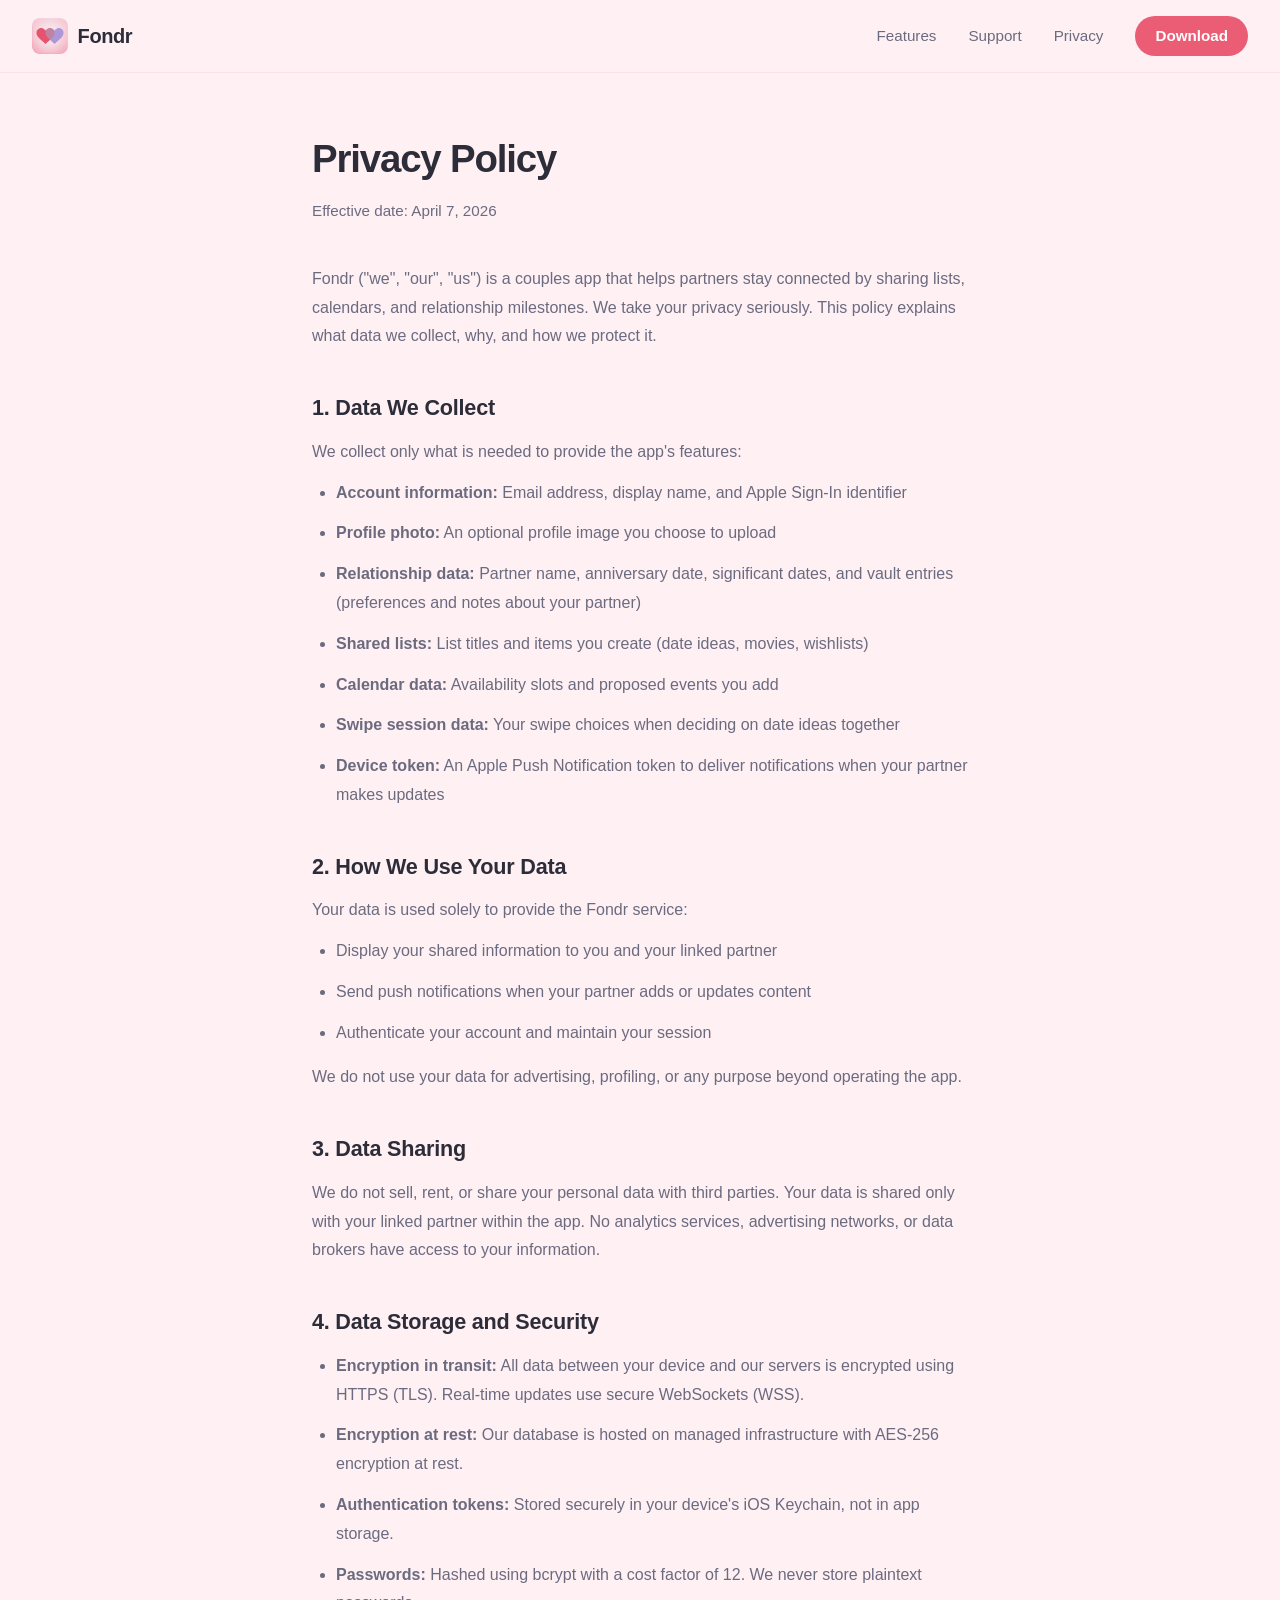
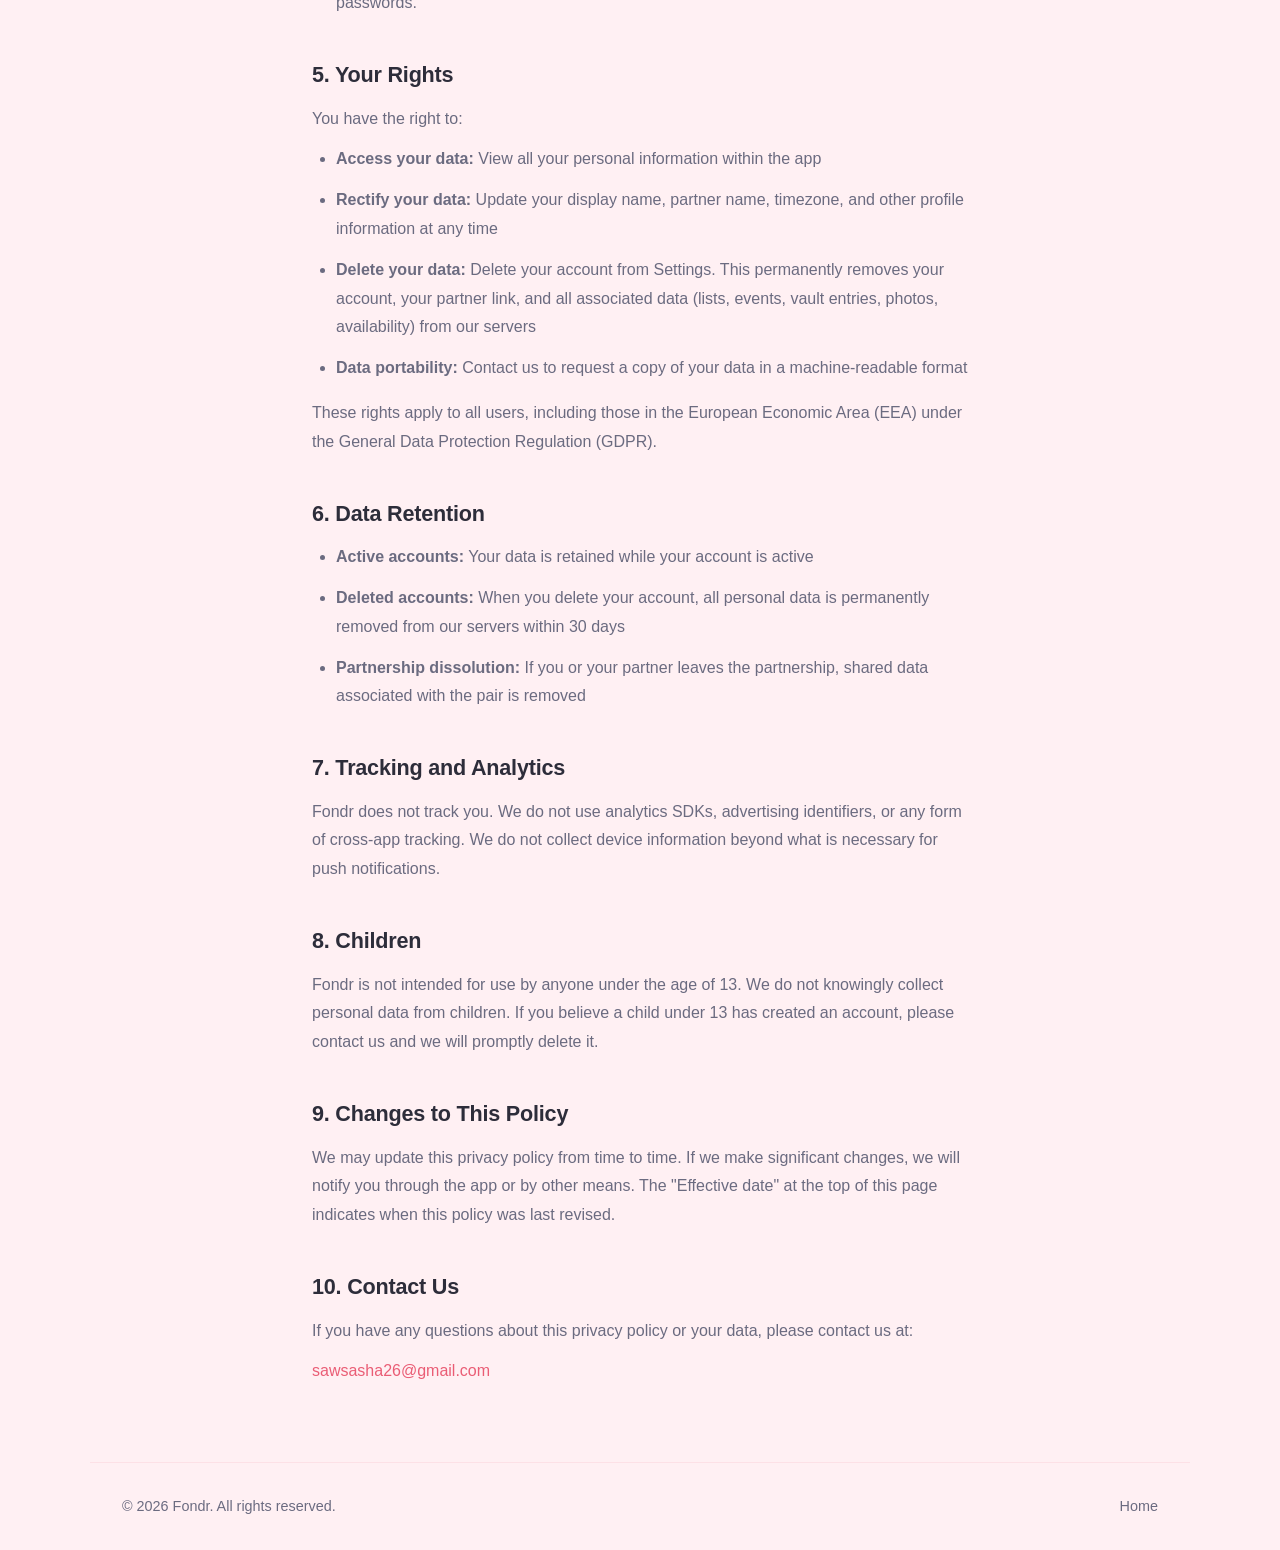
<file: privacy.html>
<!DOCTYPE html>
<html lang="en">
<head>
    <meta charset="UTF-8">
    <meta name="viewport" content="width=device-width, initial-scale=1.0">
    <title>Privacy Policy — Fondr</title>
    <link rel="stylesheet" href="style.css">
    <link rel="icon" href="Fondr-Icon.jpg" type="image/jpeg">
</head>
<body>

<nav>
    <a href="index.html" class="nav-brand">
        <img src="Fondr-Icon.jpg" alt="Fondr">
        <span>Fondr</span>
    </a>
    <div class="nav-links">
        <a href="index.html#features">Features</a>
        <a href="support.html">Support</a>
        <a href="privacy.html">Privacy</a>
        <a href="index.html#download" class="nav-cta">Download</a>
    </div>
</nav>

<div class="privacy">
    <h1>Privacy Policy</h1>
    <p class="effective-date">Effective date: April 7, 2026</p>

    <p>Fondr ("we", "our", "us") is a couples app that helps partners stay connected by sharing lists, calendars, and relationship milestones. We take your privacy seriously. This policy explains what data we collect, why, and how we protect it.</p>

    <h2>1. Data We Collect</h2>
    <p>We collect only what is needed to provide the app's features:</p>
    <ul>
        <li><strong>Account information:</strong> Email address, display name, and Apple Sign-In identifier</li>
        <li><strong>Profile photo:</strong> An optional profile image you choose to upload</li>
        <li><strong>Relationship data:</strong> Partner name, anniversary date, significant dates, and vault entries (preferences and notes about your partner)</li>
        <li><strong>Shared lists:</strong> List titles and items you create (date ideas, movies, wishlists)</li>
        <li><strong>Calendar data:</strong> Availability slots and proposed events you add</li>
        <li><strong>Swipe session data:</strong> Your swipe choices when deciding on date ideas together</li>
        <li><strong>Device token:</strong> An Apple Push Notification token to deliver notifications when your partner makes updates</li>
    </ul>

    <h2>2. How We Use Your Data</h2>
    <p>Your data is used solely to provide the Fondr service:</p>
    <ul>
        <li>Display your shared information to you and your linked partner</li>
        <li>Send push notifications when your partner adds or updates content</li>
        <li>Authenticate your account and maintain your session</li>
    </ul>
    <p>We do not use your data for advertising, profiling, or any purpose beyond operating the app.</p>

    <h2>3. Data Sharing</h2>
    <p>We do not sell, rent, or share your personal data with third parties. Your data is shared only with your linked partner within the app. No analytics services, advertising networks, or data brokers have access to your information.</p>

    <h2>4. Data Storage and Security</h2>
    <ul>
        <li><strong>Encryption in transit:</strong> All data between your device and our servers is encrypted using HTTPS (TLS). Real-time updates use secure WebSockets (WSS).</li>
        <li><strong>Encryption at rest:</strong> Our database is hosted on managed infrastructure with AES-256 encryption at rest.</li>
        <li><strong>Authentication tokens:</strong> Stored securely in your device's iOS Keychain, not in app storage.</li>
        <li><strong>Passwords:</strong> Hashed using bcrypt with a cost factor of 12. We never store plaintext passwords.</li>
    </ul>

    <h2>5. Your Rights</h2>
    <p>You have the right to:</p>
    <ul>
        <li><strong>Access your data:</strong> View all your personal information within the app</li>
        <li><strong>Rectify your data:</strong> Update your display name, partner name, timezone, and other profile information at any time</li>
        <li><strong>Delete your data:</strong> Delete your account from Settings. This permanently removes your account, your partner link, and all associated data (lists, events, vault entries, photos, availability) from our servers</li>
        <li><strong>Data portability:</strong> Contact us to request a copy of your data in a machine-readable format</li>
    </ul>
    <p>These rights apply to all users, including those in the European Economic Area (EEA) under the General Data Protection Regulation (GDPR).</p>

    <h2>6. Data Retention</h2>
    <ul>
        <li><strong>Active accounts:</strong> Your data is retained while your account is active</li>
        <li><strong>Deleted accounts:</strong> When you delete your account, all personal data is permanently removed from our servers within 30 days</li>
        <li><strong>Partnership dissolution:</strong> If you or your partner leaves the partnership, shared data associated with the pair is removed</li>
    </ul>

    <h2>7. Tracking and Analytics</h2>
    <p>Fondr does not track you. We do not use analytics SDKs, advertising identifiers, or any form of cross-app tracking. We do not collect device information beyond what is necessary for push notifications.</p>

    <h2>8. Children</h2>
    <p>Fondr is not intended for use by anyone under the age of 13. We do not knowingly collect personal data from children. If you believe a child under 13 has created an account, please contact us and we will promptly delete it.</p>

    <h2>9. Changes to This Policy</h2>
    <p>We may update this privacy policy from time to time. If we make significant changes, we will notify you through the app or by other means. The "Effective date" at the top of this page indicates when this policy was last revised.</p>

    <h2>10. Contact Us</h2>
    <p>If you have any questions about this privacy policy or your data, please contact us at:</p>
    <p><a href="mailto:sawsasha26@gmail.com">sawsasha26@gmail.com</a></p>
</div>

<footer>
    <p>&copy; 2026 Fondr. All rights reserved.</p>
    <a href="index.html">Home</a>
</footer>

</body>
</html>
</file>
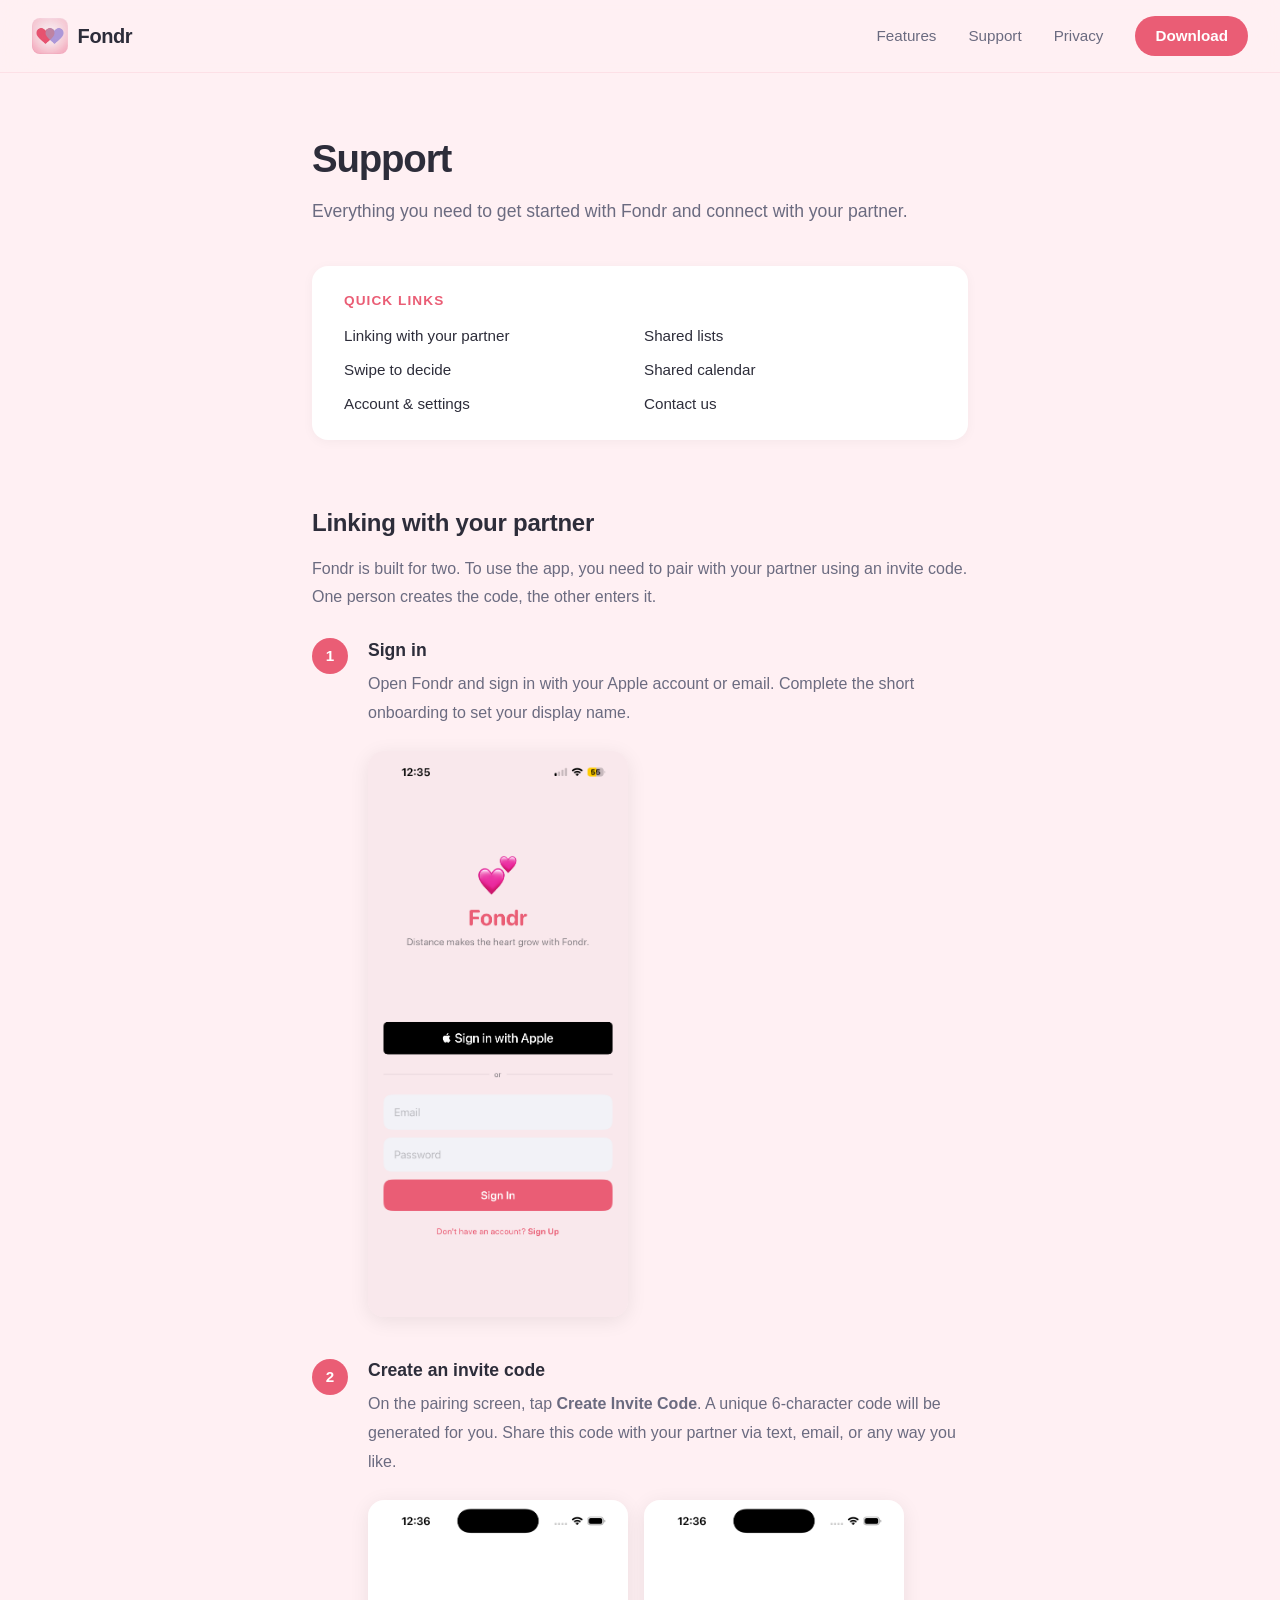
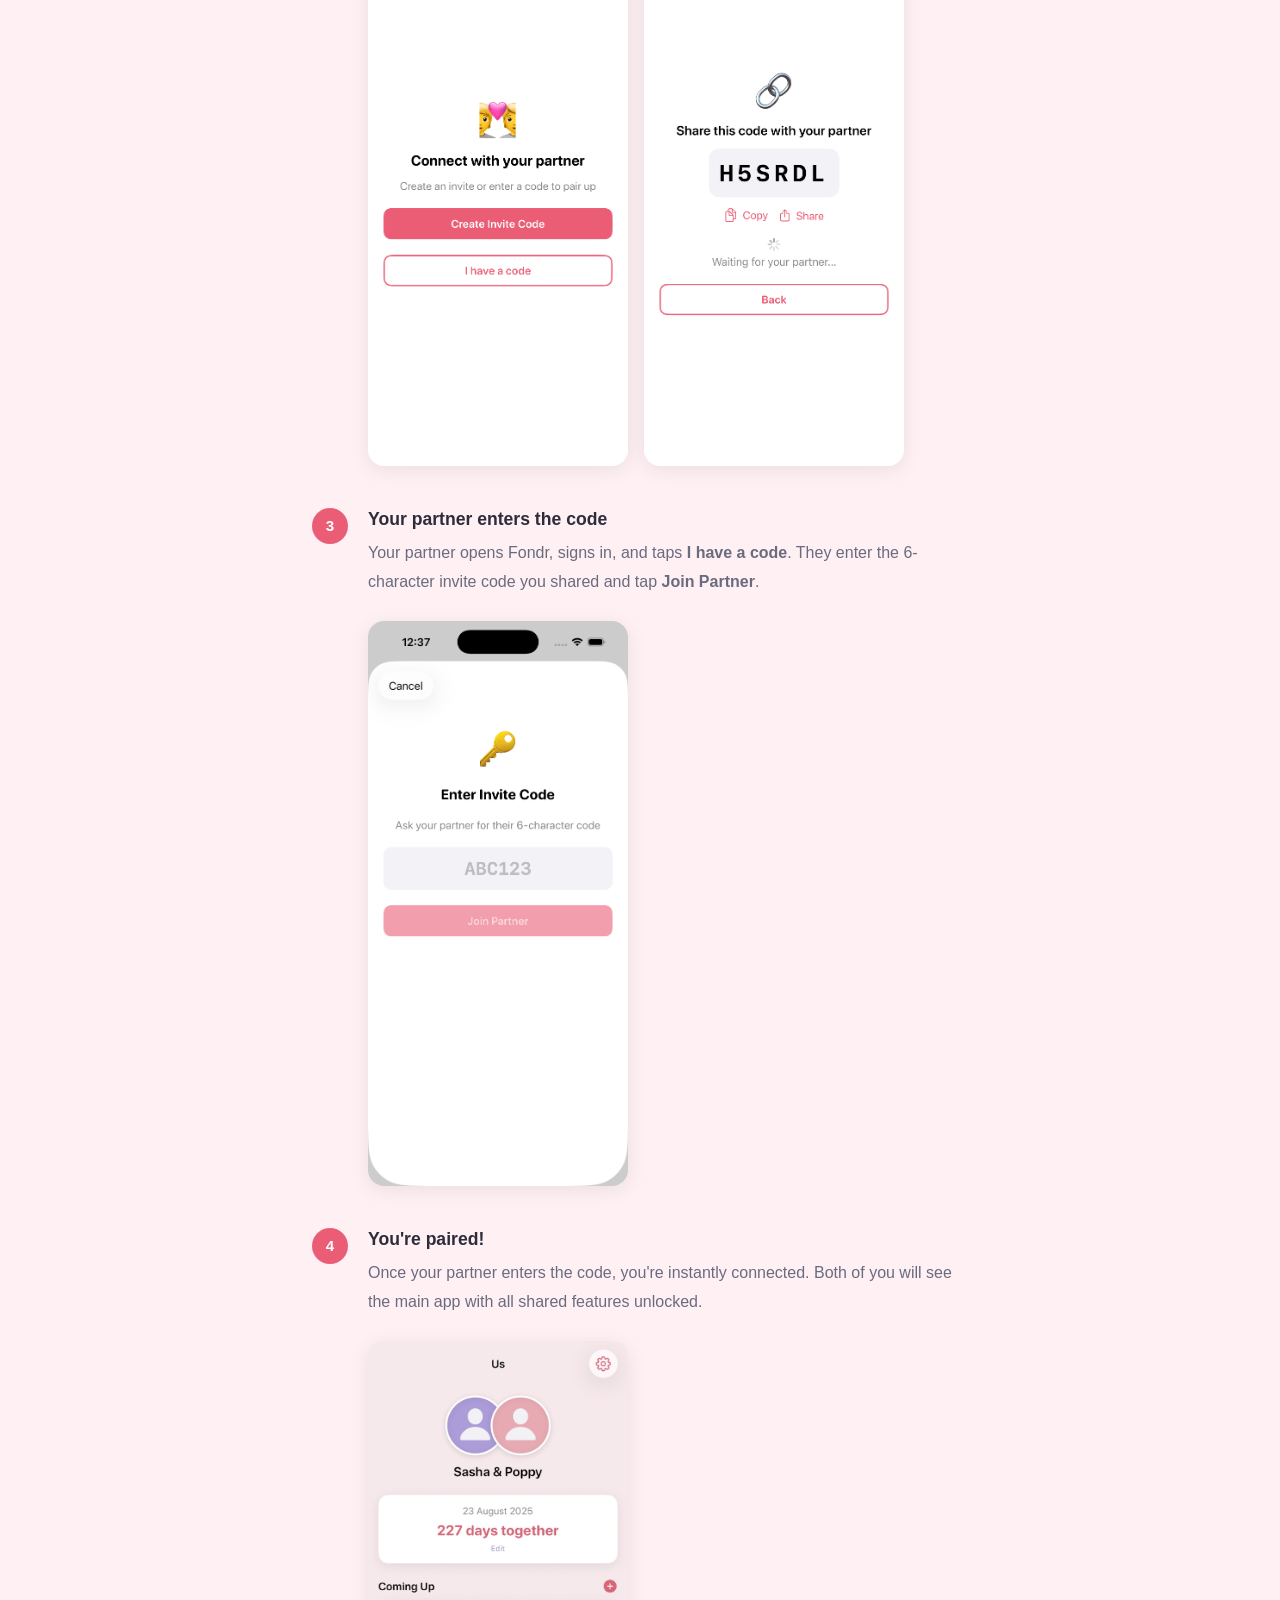
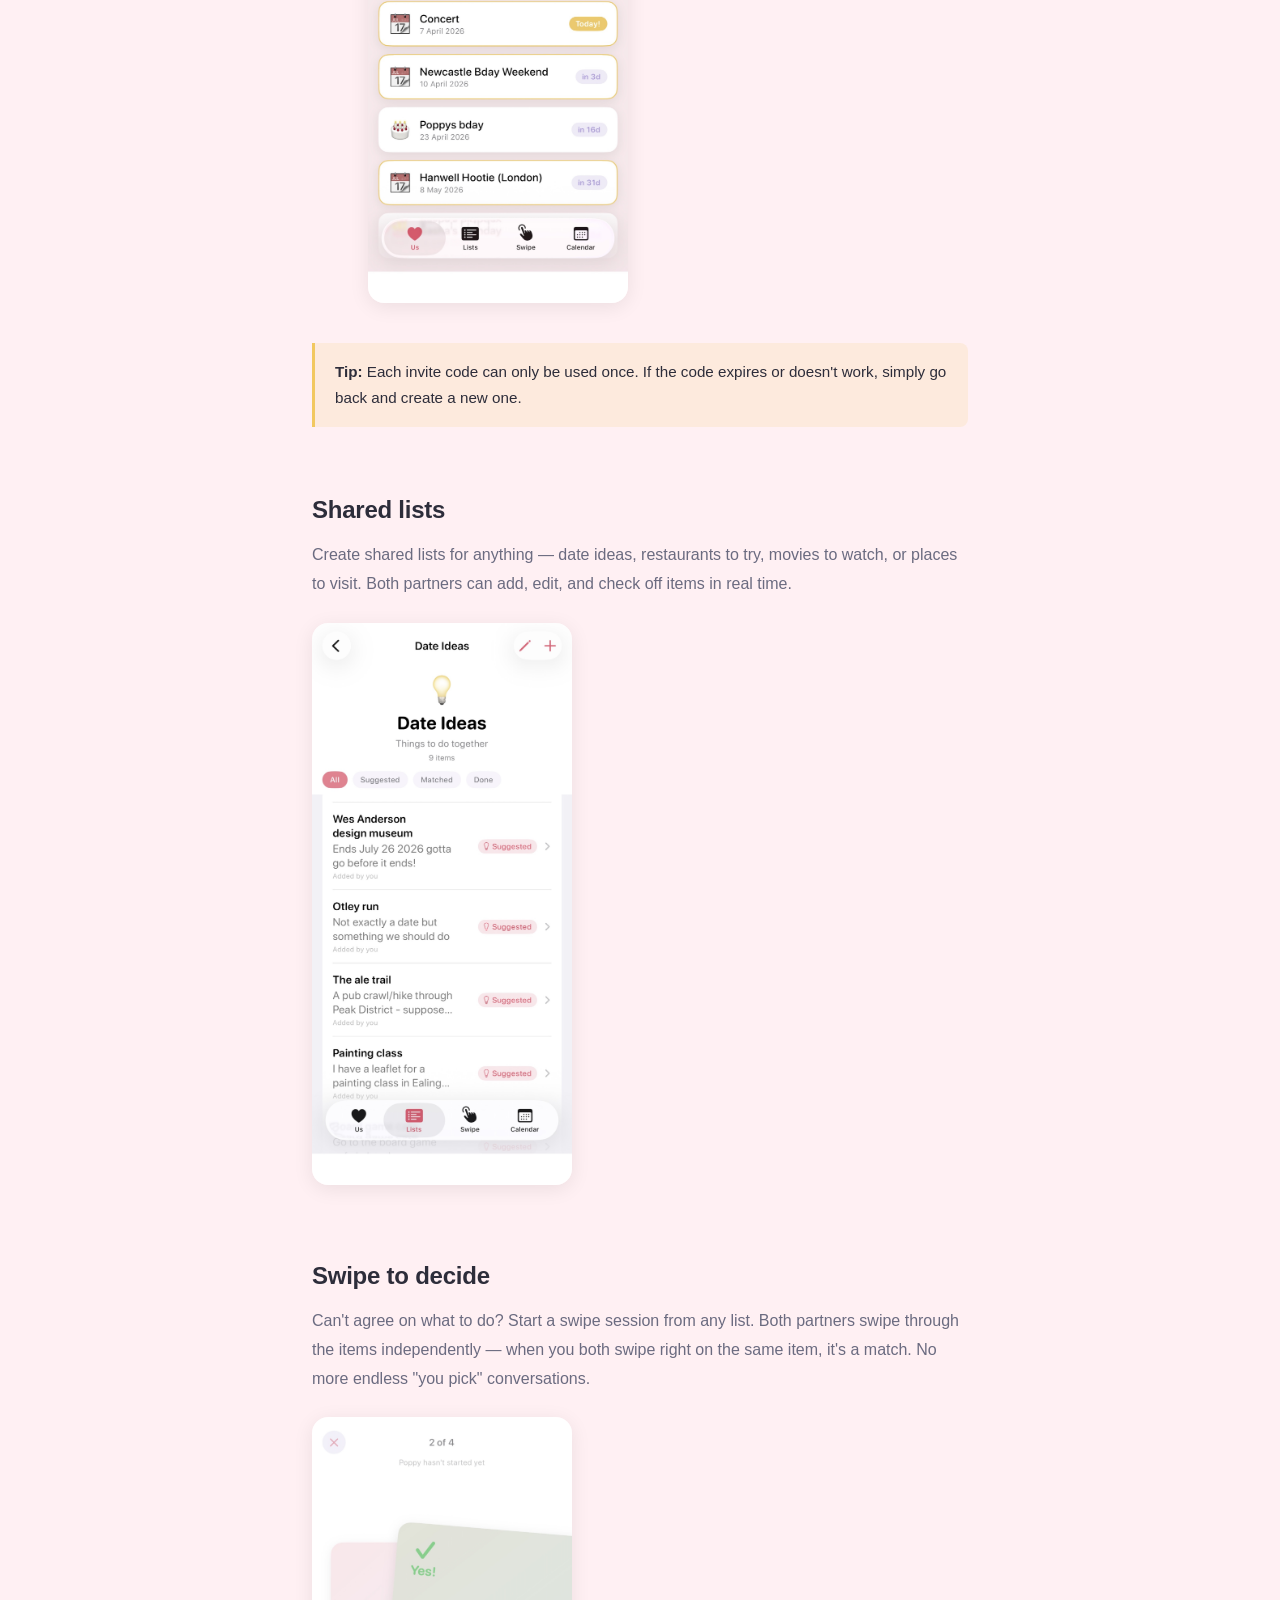
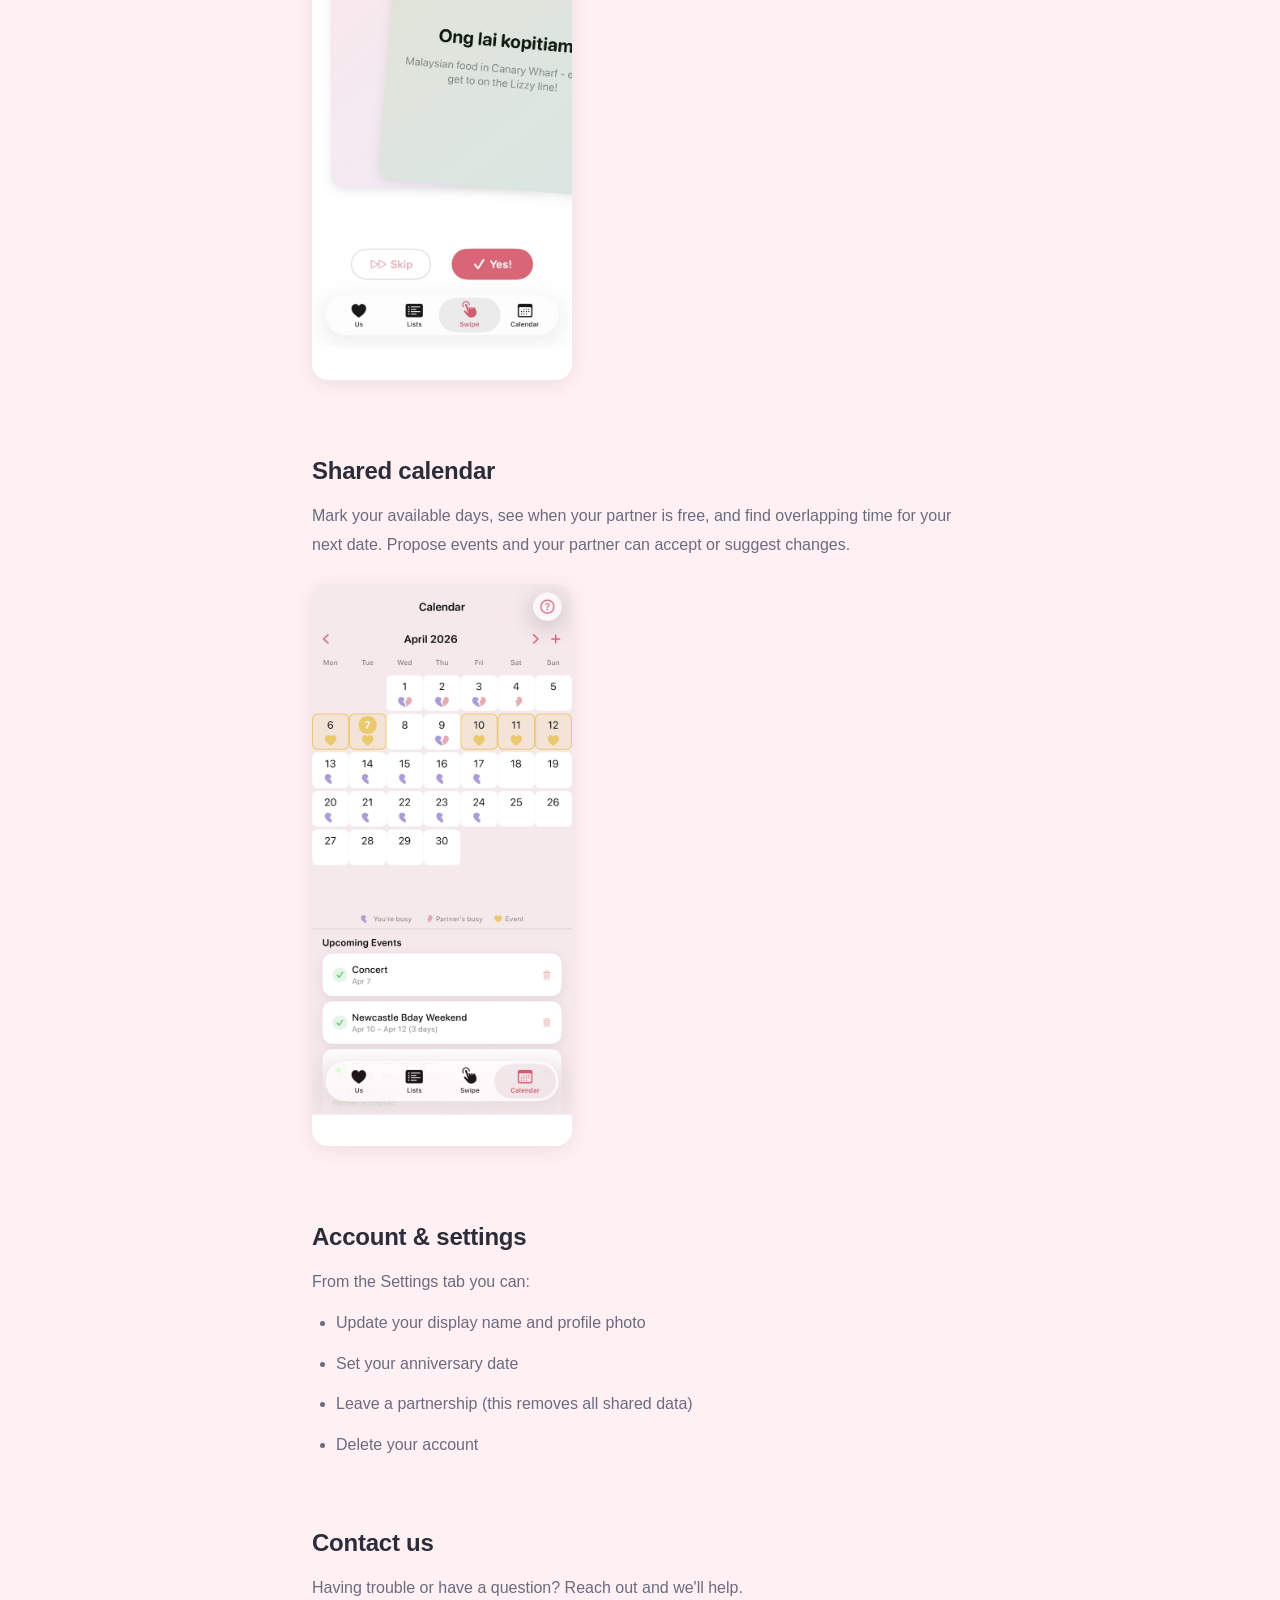
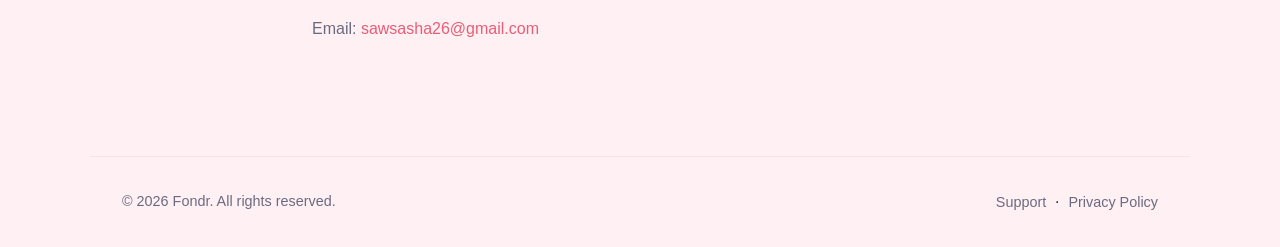
<file: support.html>
<!DOCTYPE html>
<html lang="en">
<head>
    <meta charset="UTF-8">
    <meta name="viewport" content="width=device-width, initial-scale=1.0">
    <title>Fondr — Support</title>
    <meta name="description" content="Get help with Fondr. Learn how to pair with your partner, manage shared lists, and more.">
    <link rel="stylesheet" href="style.css">
    <link rel="icon" href="Fondr-Icon.jpg" type="image/jpeg">
</head>
<body>

<nav>
    <a href="/" class="nav-brand">
        <img src="Fondr-Icon.jpg" alt="Fondr">
        <span>Fondr</span>
    </a>
    <div class="nav-links">
        <a href="index.html#features">Features</a>
        <a href="support.html">Support</a>
        <a href="privacy.html">Privacy</a>
        <a href="index.html#download" class="nav-cta">Download</a>
    </div>
</nav>

<section class="support">
    <h1>Support</h1>
    <p class="support-intro">Everything you need to get started with Fondr and connect with your partner.</p>

    <div class="support-toc">
        <h3>Quick links</h3>
        <ul>
            <li><a href="#pairing">Linking with your partner</a></li>
            <li><a href="#lists">Shared lists</a></li>
            <li><a href="#swipe">Swipe to decide</a></li>
            <li><a href="#calendar">Shared calendar</a></li>
            <li><a href="#account">Account & settings</a></li>
            <li><a href="#contact">Contact us</a></li>
        </ul>
    </div>

    <article id="pairing">
        <h2>Linking with your partner</h2>
        <p>Fondr is built for two. To use the app, you need to pair with your partner using an invite code. One person creates the code, the other enters it.</p>

        <div class="steps">
            <div class="step">
                <div class="step-number">1</div>
                <div class="step-content">
                    <h3>Sign in</h3>
                    <p>Open Fondr and sign in with your Apple account or email. Complete the short onboarding to set your display name.</p>
                    <img src="screenshots/sign-in.PNG" alt="Fondr sign-in screen" class="support-screenshot">
                </div>
            </div>

            <div class="step">
                <div class="step-number">2</div>
                <div class="step-content">
                    <h3>Create an invite code</h3>
                    <p>On the pairing screen, tap <strong>Create Invite Code</strong>. A unique 6-character code will be generated for you. Share this code with your partner via text, email, or any way you like.</p>
                    <img src="screenshots/link-with-partner.png" alt="Connect with your partner screen" class="support-screenshot">
                    <img src="screenshots/create-code.png" alt="Invite code displayed" class="support-screenshot">
                </div>
            </div>

            <div class="step">
                <div class="step-number">3</div>
                <div class="step-content">
                    <h3>Your partner enters the code</h3>
                    <p>Your partner opens Fondr, signs in, and taps <strong>I have a code</strong>. They enter the 6-character invite code you shared and tap <strong>Join Partner</strong>.</p>
                    <img src="screenshots/input-code.png" alt="Enter invite code screen" class="support-screenshot">
                </div>
            </div>

            <div class="step">
                <div class="step-number">4</div>
                <div class="step-content">
                    <h3>You're paired!</h3>
                    <p>Once your partner enters the code, you're instantly connected. Both of you will see the main app with all shared features unlocked.</p>
                    <img src="screenshots/couples-page.JPEG" alt="Couples home page after pairing" class="support-screenshot">
                </div>
            </div>
        </div>

        <div class="support-note">
            <strong>Tip:</strong> Each invite code can only be used once. If the code expires or doesn't work, simply go back and create a new one.
        </div>
    </article>

    <article id="lists">
        <h2>Shared lists</h2>
        <p>Create shared lists for anything — date ideas, restaurants to try, movies to watch, or places to visit. Both partners can add, edit, and check off items in real time.</p>
        <img src="screenshots/shared-lists.JPEG" alt="Shared lists view" class="support-screenshot">
    </article>

    <article id="swipe">
        <h2>Swipe to decide</h2>
        <p>Can't agree on what to do? Start a swipe session from any list. Both partners swipe through the items independently — when you both swipe right on the same item, it's a match. No more endless "you pick" conversations.</p>
        <img src="screenshots/swipe.JPEG" alt="Swipe session" class="support-screenshot">
    </article>

    <article id="calendar">
        <h2>Shared calendar</h2>
        <p>Mark your available days, see when your partner is free, and find overlapping time for your next date. Propose events and your partner can accept or suggest changes.</p>
        <img src="screenshots/calendar.JPEG" alt="Calendar with shared availability" class="support-screenshot">
    </article>

    <article id="account">
        <h2>Account & settings</h2>
        <p>From the Settings tab you can:</p>
        <ul>
            <li>Update your display name and profile photo</li>
            <li>Set your anniversary date</li>
            <li>Leave a partnership (this removes all shared data)</li>
            <li>Delete your account</li>
        </ul>
    </article>

    <article id="contact">
        <h2>Contact us</h2>
        <p>Having trouble or have a question? Reach out and we'll help.</p>
        <p>Email: <a href="mailto:sawsasha26@gmail.com">sawsasha26@gmail.com</a></p>
    </article>
</section>

<footer>
    <p>&copy; 2026 Fondr. All rights reserved.</p>
    <div>
        <a href="support.html">Support</a>
        &nbsp;&middot;&nbsp;
        <a href="privacy.html">Privacy Policy</a>
    </div>
</footer>

</body>
</html>
</file>
<file: style.css>
* {
    margin: 0;
    padding: 0;
    box-sizing: border-box;
}

:root {
    --primary: #EA5D75;
    --secondary: #AF9CDD;
    --accent: #F2C85F;
    --bg: #FFF0F3;
    --bg-white: #ffffff;
    --text: #2D2D3A;
    --text-light: #6B6B80;
    --phone-frame: #1a1a2e;
}

html {
    scroll-behavior: smooth;
}

body {
    font-family: -apple-system, BlinkMacSystemFont, 'SF Pro Display', 'Segoe UI', Roboto, sans-serif;
    background: var(--bg);
    color: var(--text);
    line-height: 1.6;
    overflow-x: hidden;
}

/* ── Navigation ── */

nav {
    position: fixed;
    top: 0;
    width: 100%;
    z-index: 100;
    padding: 1rem 2rem;
    background: rgba(255, 240, 243, 0.85);
    backdrop-filter: blur(20px);
    -webkit-backdrop-filter: blur(20px);
    border-bottom: 1px solid rgba(234, 93, 117, 0.1);
    display: flex;
    justify-content: space-between;
    align-items: center;
}

.nav-brand {
    display: flex;
    align-items: center;
    gap: 0.6rem;
    text-decoration: none;
    color: var(--text);
}

.nav-brand img {
    width: 36px;
    height: 36px;
    border-radius: 8px;
}

.nav-brand span {
    font-size: 1.25rem;
    font-weight: 700;
    letter-spacing: -0.02em;
}

.nav-links {
    display: flex;
    gap: 2rem;
    align-items: center;
}

.nav-links a {
    text-decoration: none;
    color: var(--text-light);
    font-size: 0.95rem;
    font-weight: 500;
    transition: color 0.2s;
}

.nav-links a:hover {
    color: var(--primary);
}

.nav-cta {
    background: var(--primary) !important;
    color: white !important;
    padding: 0.5rem 1.25rem;
    border-radius: 100px;
    font-weight: 600 !important;
    transition: transform 0.2s, box-shadow 0.2s !important;
}

.nav-cta:hover {
    transform: translateY(-1px);
    box-shadow: 0 4px 16px rgba(234, 93, 117, 0.35);
}

/* ── Hero ── */

.hero {
    min-height: 100vh;
    display: flex;
    flex-direction: column;
    align-items: center;
    justify-content: center;
    text-align: center;
    padding: 8rem 2rem 4rem;
    position: relative;
}

.hero::before {
    content: '';
    position: absolute;
    top: -20%;
    left: 50%;
    transform: translateX(-50%);
    width: 600px;
    height: 600px;
    background: radial-gradient(circle, rgba(234, 93, 117, 0.12) 0%, rgba(175, 156, 221, 0.08) 50%, transparent 70%);
    border-radius: 50%;
    pointer-events: none;
}

.hero-icon {
    width: 120px;
    height: 120px;
    border-radius: 28px;
    box-shadow: 0 8px 40px rgba(234, 93, 117, 0.25);
    margin-bottom: 2rem;
    position: relative;
    opacity: 0;
    transform: scale(0.8) translateY(20px);
    animation: heroFadeScale 0.8s cubic-bezier(0.16, 1, 0.3, 1) 0.1s forwards;
}

.hero h1 {
    font-size: 4rem;
    font-weight: 800;
    letter-spacing: -0.04em;
    line-height: 1.1;
    margin-bottom: 1rem;
    background: linear-gradient(135deg, var(--primary), var(--secondary));
    -webkit-background-clip: text;
    -webkit-text-fill-color: transparent;
    background-clip: text;
    opacity: 0;
    transform: translateY(30px);
    animation: heroFadeUp 0.8s cubic-bezier(0.16, 1, 0.3, 1) 0.3s forwards;
}

.hero .tagline {
    font-size: 1.35rem;
    color: var(--text-light);
    max-width: 500px;
    margin: 0 auto 2.5rem;
    font-weight: 400;
    opacity: 0;
    transform: translateY(20px);
    animation: heroFadeUp 0.8s cubic-bezier(0.16, 1, 0.3, 1) 0.5s forwards;
}

.hero .app-store-badge {
    opacity: 0;
    transform: translateY(20px);
    animation: heroFadeUp 0.8s cubic-bezier(0.16, 1, 0.3, 1) 0.7s forwards;
}

@keyframes heroFadeScale {
    to {
        opacity: 1;
        transform: scale(1) translateY(0);
    }
}

@keyframes heroFadeUp {
    to {
        opacity: 1;
        transform: translateY(0);
    }
}

.app-store-badge {
    display: inline-block;
    transition: transform 0.3s cubic-bezier(0.34, 1.56, 0.64, 1), box-shadow 0.3s ease;
    border-radius: 12px;
}

.app-store-badge:hover {
    transform: translateY(-4px) scale(1.05);
    filter: drop-shadow(0 8px 20px rgba(0, 0, 0, 0.25));
}

.app-store-badge:active {
    transform: translateY(-1px) scale(0.98);
    filter: drop-shadow(0 2px 8px rgba(0, 0, 0, 0.2));
    transition: transform 0.1s ease, filter 0.1s ease;
}

.app-store-badge img {
    height: 54px;
}

/* ── Features ── */

.features {
    max-width: 1100px;
    margin: 0 auto;
    padding: 2rem 2rem 6rem;
}

.feature {
    display: flex;
    align-items: center;
    gap: 5rem;
    padding: 5rem 0;
}

.feature:nth-child(even) {
    flex-direction: row-reverse;
}

/* ── Staggered scroll reveal ── */

.feature-text {
    flex: 1;
    opacity: 0;
    transform: translateX(-60px);
    transition: opacity 0.9s cubic-bezier(0.16, 1, 0.3, 1),
                transform 0.9s cubic-bezier(0.16, 1, 0.3, 1);
}

.feature:nth-child(even) .feature-text {
    transform: translateX(60px);
}

.feature.visible .feature-text {
    opacity: 1;
    transform: translateX(0);
}

.feature .phone-mockup {
    opacity: 0;
    transform: translateY(80px) rotate(4deg);
    transition: opacity 0.9s cubic-bezier(0.16, 1, 0.3, 1) 0.15s,
                transform 0.9s cubic-bezier(0.16, 1, 0.3, 1) 0.15s;
}

.feature:nth-child(even) .phone-mockup {
    transform: translateY(80px) rotate(-4deg);
}

.feature.visible .phone-mockup {
    opacity: 1;
    transform: translateY(0) rotate(0deg);
}

.feature-label {
    display: inline-block;
    font-size: 0.8rem;
    font-weight: 700;
    text-transform: uppercase;
    letter-spacing: 0.1em;
    color: var(--primary);
    background: rgba(234, 93, 117, 0.1);
    padding: 0.35rem 0.9rem;
    border-radius: 100px;
    margin-bottom: 1rem;
    opacity: 0;
    transform: translateY(10px);
    transition: opacity 0.6s cubic-bezier(0.16, 1, 0.3, 1) 0.2s,
                transform 0.6s cubic-bezier(0.16, 1, 0.3, 1) 0.2s;
}

.feature.visible .feature-label {
    opacity: 1;
    transform: translateY(0);
}

.feature-text h2 {
    font-size: 2.4rem;
    font-weight: 800;
    letter-spacing: -0.03em;
    line-height: 1.15;
    margin-bottom: 1rem;
    opacity: 0;
    transform: translateY(20px);
    transition: opacity 0.7s cubic-bezier(0.16, 1, 0.3, 1) 0.3s,
                transform 0.7s cubic-bezier(0.16, 1, 0.3, 1) 0.3s;
}

.feature.visible .feature-text h2 {
    opacity: 1;
    transform: translateY(0);
}

.feature-text p {
    font-size: 1.1rem;
    color: var(--text-light);
    line-height: 1.7;
    max-width: 420px;
    opacity: 0;
    transform: translateY(20px);
    transition: opacity 0.7s cubic-bezier(0.16, 1, 0.3, 1) 0.45s,
                transform 0.7s cubic-bezier(0.16, 1, 0.3, 1) 0.45s;
}

.feature.visible .feature-text p {
    opacity: 1;
    transform: translateY(0);
}

/* ── Phone Mockup ── */

.phone-mockup {
    flex-shrink: 0;
    width: 270px;
    height: 555px;
    background: var(--phone-frame);
    border-radius: 40px;
    padding: 12px;
    box-shadow:
        0 20px 60px rgba(26, 26, 46, 0.2),
        0 0 0 1px rgba(255, 255, 255, 0.1) inset;
    position: relative;
}

.phone-mockup::before {
    content: '';
    position: absolute;
    top: 12px;
    left: 50%;
    transform: translateX(-50%);
    width: 100px;
    height: 28px;
    background: var(--phone-frame);
    border-radius: 0 0 18px 18px;
    z-index: 2;
}

.phone-screen {
    width: 100%;
    height: 100%;
    border-radius: 30px;
    overflow: hidden;
    background: var(--bg);
}

.phone-screen img {
    width: 100%;
    height: 100%;
    object-fit: cover;
    object-position: top;
}

/* ── CTA Section ── */

.cta-section {
    text-align: center;
    padding: 6rem 2rem 8rem;
    position: relative;
    opacity: 0;
    transform: translateY(40px);
    transition: opacity 0.9s cubic-bezier(0.16, 1, 0.3, 1),
                transform 0.9s cubic-bezier(0.16, 1, 0.3, 1);
}

.cta-section.visible {
    opacity: 1;
    transform: translateY(0);
}

.cta-section::before {
    content: '';
    position: absolute;
    bottom: 0;
    left: 50%;
    transform: translateX(-50%);
    width: 800px;
    height: 400px;
    background: radial-gradient(ellipse, rgba(175, 156, 221, 0.1) 0%, transparent 70%);
    pointer-events: none;
}

.cta-section h2 {
    font-size: 2.8rem;
    font-weight: 800;
    letter-spacing: -0.03em;
    margin-bottom: 1rem;
}

.cta-section p {
    color: var(--text-light);
    font-size: 1.15rem;
    margin-bottom: 2rem;
}

/* ── Footer ── */

footer {
    border-top: 1px solid rgba(234, 93, 117, 0.1);
    padding: 2rem;
    text-align: center;
    display: flex;
    justify-content: space-between;
    align-items: center;
    max-width: 1100px;
    margin: 0 auto;
}

footer p {
    color: var(--text-light);
    font-size: 0.9rem;
}

footer a {
    color: var(--text-light);
    text-decoration: none;
    font-size: 0.9rem;
    transition: color 0.2s;
}

footer a:hover {
    color: var(--primary);
}

/* ── Privacy Policy Page ── */

.privacy {
    max-width: 720px;
    margin: 0 auto;
    padding: 8rem 2rem 4rem;
}

.privacy h1 {
    font-size: 2.4rem;
    font-weight: 800;
    letter-spacing: -0.03em;
    margin-bottom: 0.5rem;
}

.privacy .effective-date {
    color: var(--text-light);
    margin-bottom: 2.5rem;
    font-size: 0.95rem;
}

.privacy h2 {
    font-size: 1.35rem;
    font-weight: 700;
    margin-top: 2.5rem;
    margin-bottom: 0.75rem;
    letter-spacing: -0.01em;
}

.privacy p,
.privacy li {
    color: var(--text-light);
    font-size: 1rem;
    line-height: 1.8;
    margin-bottom: 0.75rem;
}

.privacy ul {
    padding-left: 1.5rem;
    margin-bottom: 1rem;
}

.privacy a {
    color: var(--primary);
    text-decoration: none;
}

.privacy a:hover {
    text-decoration: underline;
}

/* ── Support Page ── */

.support {
    max-width: 720px;
    margin: 0 auto;
    padding: 8rem 2rem 4rem;
}

.support h1 {
    font-size: 2.4rem;
    font-weight: 800;
    letter-spacing: -0.03em;
    margin-bottom: 0.5rem;
}

.support-intro {
    color: var(--text-light);
    font-size: 1.1rem;
    margin-bottom: 2.5rem;
}

.support-toc {
    background: var(--bg-white);
    border-radius: 16px;
    padding: 1.5rem 2rem;
    margin-bottom: 3rem;
    box-shadow: 0 2px 12px rgba(0, 0, 0, 0.04);
}

.support-toc h3 {
    font-size: 0.85rem;
    font-weight: 700;
    text-transform: uppercase;
    letter-spacing: 0.08em;
    color: var(--primary);
    margin-bottom: 0.75rem;
}

.support-toc ul {
    list-style: none;
    padding: 0;
    display: grid;
    grid-template-columns: 1fr 1fr;
    gap: 0.5rem;
}

.support-toc a {
    color: var(--text);
    text-decoration: none;
    font-size: 0.95rem;
    font-weight: 500;
    transition: color 0.2s;
}

.support-toc a:hover {
    color: var(--primary);
}

.support article {
    margin-bottom: 3rem;
    padding-top: 1rem;
}

.support article h2 {
    font-size: 1.5rem;
    font-weight: 700;
    letter-spacing: -0.01em;
    margin-bottom: 0.75rem;
}

.support article p,
.support article li {
    color: var(--text-light);
    font-size: 1rem;
    line-height: 1.8;
    margin-bottom: 0.75rem;
}

.support article ul {
    padding-left: 1.5rem;
    margin-bottom: 1rem;
}

.support article a {
    color: var(--primary);
    text-decoration: none;
}

.support article a:hover {
    text-decoration: underline;
}

.steps {
    margin: 1.5rem 0 2rem;
}

.step {
    display: flex;
    gap: 1.25rem;
    margin-bottom: 2rem;
}

.step-number {
    flex-shrink: 0;
    width: 36px;
    height: 36px;
    background: var(--primary);
    color: white;
    border-radius: 50%;
    display: flex;
    align-items: center;
    justify-content: center;
    font-weight: 700;
    font-size: 0.95rem;
    margin-top: 0.15rem;
}

.step-content h3 {
    font-size: 1.1rem;
    font-weight: 700;
    margin-bottom: 0.35rem;
}

.step-content p {
    color: var(--text-light);
    font-size: 0.95rem;
    line-height: 1.7;
    margin-bottom: 0.75rem;
}

.support-screenshot {
    max-width: 260px;
    border-radius: 16px;
    box-shadow: 0 4px 20px rgba(0, 0, 0, 0.08);
    margin-top: 0.75rem;
    margin-right: 0.75rem;
}

.support-note {
    background: rgba(242, 200, 95, 0.15);
    border-left: 3px solid var(--accent);
    border-radius: 0 8px 8px 0;
    padding: 1rem 1.25rem;
    font-size: 0.95rem;
    color: var(--text);
    line-height: 1.7;
}

/* ── Responsive ── */

@media (max-width: 768px) {
    nav {
        padding: 0.75rem 1.25rem;
    }

    .nav-links {
        gap: 1rem;
    }

    .nav-links a:not(.nav-cta) {
        display: none;
    }

    .hero {
        padding: 7rem 1.5rem 3rem;
        min-height: auto;
    }

    .hero h1 {
        font-size: 2.6rem;
    }

    .hero .tagline {
        font-size: 1.1rem;
    }

    .hero-icon {
        width: 90px;
        height: 90px;
        border-radius: 22px;
    }

    .features {
        padding: 0 1.5rem 3rem;
    }

    .feature {
        flex-direction: column !important;
        gap: 2.5rem;
        padding: 3rem 0;
        text-align: center;
    }

    .feature-text,
    .feature:nth-child(even) .feature-text {
        transform: translateX(0) translateY(30px);
    }

    .feature .phone-mockup,
    .feature:nth-child(even) .phone-mockup {
        transform: translateY(40px) rotate(0deg);
    }

    .feature-text p {
        max-width: 100%;
    }

    .feature-text h2 {
        font-size: 1.8rem;
    }

    .phone-mockup {
        width: 230px;
        height: 472px;
        border-radius: 34px;
        padding: 10px;
    }

    .phone-mockup::before {
        width: 85px;
        height: 24px;
        top: 10px;
        border-radius: 0 0 15px 15px;
    }

    .phone-screen {
        border-radius: 26px;
    }

    .cta-section h2 {
        font-size: 2rem;
    }

    footer {
        flex-direction: column;
        gap: 0.75rem;
    }
}
</file>
